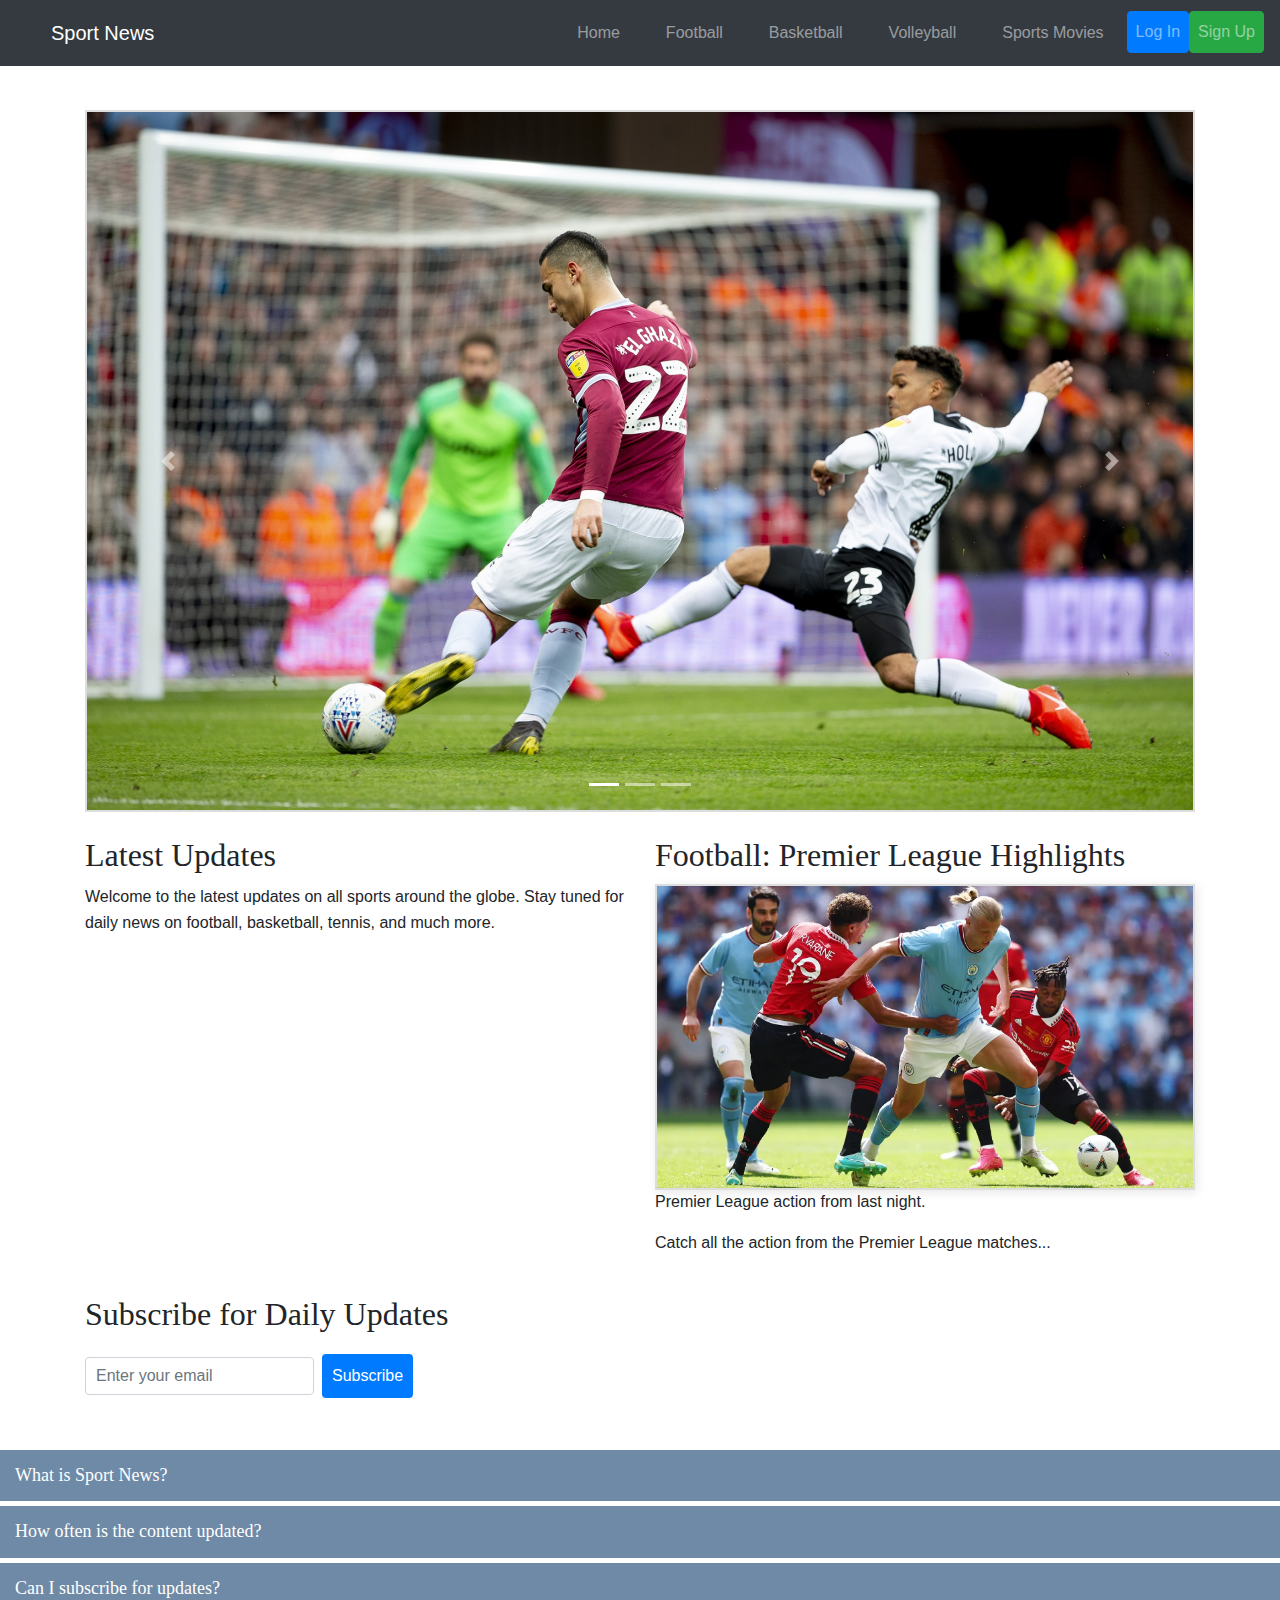
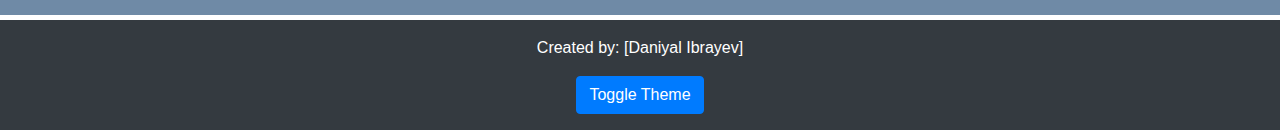
<file: firstProject/index.html>
<!DOCTYPE html>
<html lang="en">

<head>
    <meta charset="UTF-8">
    <meta name="viewport" content="width=device-width, initial-scale=1.0">
    <link rel="shortcut icon" href="4345014.ico" type="image/x-icon">
    <title>Sport News - Home</title>

    <!-- Bootstrap CSS -->
    <link href="https://stackpath.bootstrapcdn.com/bootstrap/4.5.2/css/bootstrap.min.css" rel="stylesheet">

    <!-- Custom Styles -->
    <link rel="stylesheet" href="styles.css">
    <link rel="stylesheet" href="popup.css">
    <link rel="stylesheet" href="FAQStyle.css">
    <link rel="stylesheet" href="DarkMode.css">
</head>

<body>
    <!-- Navigation Bar -->
    <nav class="navbar navbar-expand-lg navbar-dark bg-dark">
        <a class="navbar-brand" href="#">Sport News</a>
        <button class="navbar-toggler" type="button" data-toggle="collapse" data-target="#navbarNav"
            aria-controls="navbarNav" aria-expanded="false" aria-label="Toggle navigation">
            <span class="navbar-toggler-icon"></span>
        </button>
        <div class="collapse navbar-collapse" id="navbarNav">
            <ul class="navbar-nav ml-auto">
                <li class="nav-item">
                    <a class="nav-link" href="index.html">Home</a>
                </li>
                <li class="nav-item">
                    <a class="nav-link" href="football.html">Football</a>
                </li>
                <li class="nav-item">
                    <a class="nav-link" href="basketball.html">Basketball</a>
                </li>
                <li class="nav-item">
                    <a class="nav-link" href="volleyball.html">Volleyball</a>
                </li>
                <li class="nav-item">
                    <a class="nav-link" href="movies.html">Sports Movies</a>
                </li>
                <li class="nav-item">
                    <button class="btn btn-primary nav-link" onclick="openModal('logInModal')">Log In</button>
                </li>
                <li class="nav-item">
                    <button class="btn btn-success nav-link" onclick="openModal('signUpModal')">Sign Up</button>
                </li>
            </ul>
        </div>
    </nav>

    <!-- Main Content -->
    <main class="container mt-4">
        <!-- Carousel Section -->
        <div id="carouselExampleIndicators" class="carousel slide mb-4" data-ride="carousel">
            <ol class="carousel-indicators">
                <li data-target="#carouselExampleIndicators" data-slide-to="0" class="active"></li>
                <li data-target="#carouselExampleIndicators" data-slide-to="1"></li>
                <li data-target="#carouselExampleIndicators" data-slide-to="2"></li>
            </ol>
            <div class="carousel-inner">
                <div class="carousel-item active">
                    <img src="images/Football1.jpeg" class="d-block w-100" alt="Football">
                </div>
                <div class="carousel-item">
                    <img src="images/Basketball.webp" class="d-block w-100" alt="Basketball">
                </div>
                <div class="carousel-item">
                    <img src="images/Volleyball.jpeg" class="d-block w-100" alt="Volleyball">
                </div>
            </div>
            <a class="carousel-control-prev" href="#carouselExampleIndicators" role="button" data-slide="prev">
                <span class="carousel-control-prev-icon" aria-hidden="true"></span>
                <span class="sr-only">Previous</span>
            </a>
            <a class="carousel-control-next" href="#carouselExampleIndicators" role="button" data-slide="next">
                <span class="carousel-control-next-icon" aria-hidden="true"></span>
                <span class="sr-only">Next</span>
            </a>
        </div>

        <!-- Additional Sections -->
        <section class="row mb-4">
            <div class="col-lg-6 mb-4">
                <h2>Latest Updates</h2>
                <p>Welcome to the latest updates on all sports around the globe. Stay tuned for daily news on football,
                    basketball, tennis, and much more.</p>
            </div>
            <div class="col-lg-6">
                <h2>Football: Premier League Highlights</h2>
                <figure>
                    <img src="images/Premier_League.webp" class="img-fluid" alt="Football match">
                    <figcaption>Premier League action from last night.</figcaption>
                </figure>
                <p>Catch all the action from the Premier League matches...</p>
            </div>
        </section>

        <!-- Subscription Form -->
        <section class="mb-4">
            <h2>Subscribe for Daily Updates</h2>
            <form action="submit.html" method="get" class="form-inline">
                <label class="sr-only" for="subscribe">Email address</label>
                <input type="email" id="subscribe" name="email" class="form-control mb-2 mr-sm-2"
                    placeholder="Enter your email">
                <input type="submit" class="btn btn-primary mb-2" value="Subscribe">
            </form>
        </section>
    </main>
    <h2 class="accordion">What is Sport News?</h2>
    <div class="panel">
        <p>Sport News is a platform that provides the latest updates on various sports such as football, basketball, and volleyball.</p>
    </div>
    <h2 class="accordion">How often is the content updated?</h2>
    <div class="panel">
        <p>Our content is updated daily to provide you with the most recent sports news from around the world.</p>
    </div>

    <h2 class="accordion">Can I subscribe for updates?</h2>
    <div class="panel">
        <p>Yes, you can subscribe by entering your email in the subscription form on the homepage.</p>
    </div>

    <!-- Authentication Modals -->
    <div id="signUpModal" class="modal">
        <div class="modal-content">
            <span class="close" onclick="closeModal('signUpModal')">&times;</span>
            <h2>Sign Up</h2>
            <form id="signUpForm">
                <label for="signUpName">Name:</label>
                <input type="text" id="signUpName" required>
                <label for="signUpEmail">Email:</label>
                <input type="email" id="signUpEmail" required>
                <label for="signUpPassword">Password:</label>
                <input type="password" id="signUpPassword" required>
                <button type="submit">Sign Up</button>
            </form>
        </div>
    </div>

    <div id="logInModal" class="modal">
        <div class="modal-content">
            <span class="close" onclick="closeModal('logInModal')">&times;</span>
            <h2>Log In</h2>
            <form id="logInForm">
                <label for="logInEmail">Email:</label>
                <input type="email" id="logInEmail" required>
                <label for="logInPassword">Password:</label>
                <input type="password" id="logInPassword" required>
                <button type="submit">Log In</button>
            </form>
        </div>
    </div>

    <!-- Footer -->
    <footer class="bg-dark text-white text-center py-3">
        <p>Created by: [Daniyal Ibrayev]</p>
        <button id="themeToggle" class="btn btn-primary">Toggle Theme</button>
    </footer>

    <!-- Bootstrap JS and Custom JS -->
    <script src="https://code.jquery.com/jquery-3.5.1.slim.min.js"></script>
    <script src="https://cdn.jsdelivr.net/npm/@popperjs/core@2.9.2/dist/umd/popper.min.js"></script>
    <script src="https://stackpath.bootstrapcdn.com/bootstrap/4.5.2/js/bootstrap.bundle.min.js"></script>
    <script src="validation.js"></script>
    <script src="FAQ.js"></script>
    <script src="DMode.js"></script>
    <script>
        function openModal(modalId) {
            document.getElementById(modalId).style.display = 'block';
        }
        function closeModal(modalId) {
            document.getElementById(modalId).style.display = 'none';
        }
    </script>
</body>

</html>
</file>
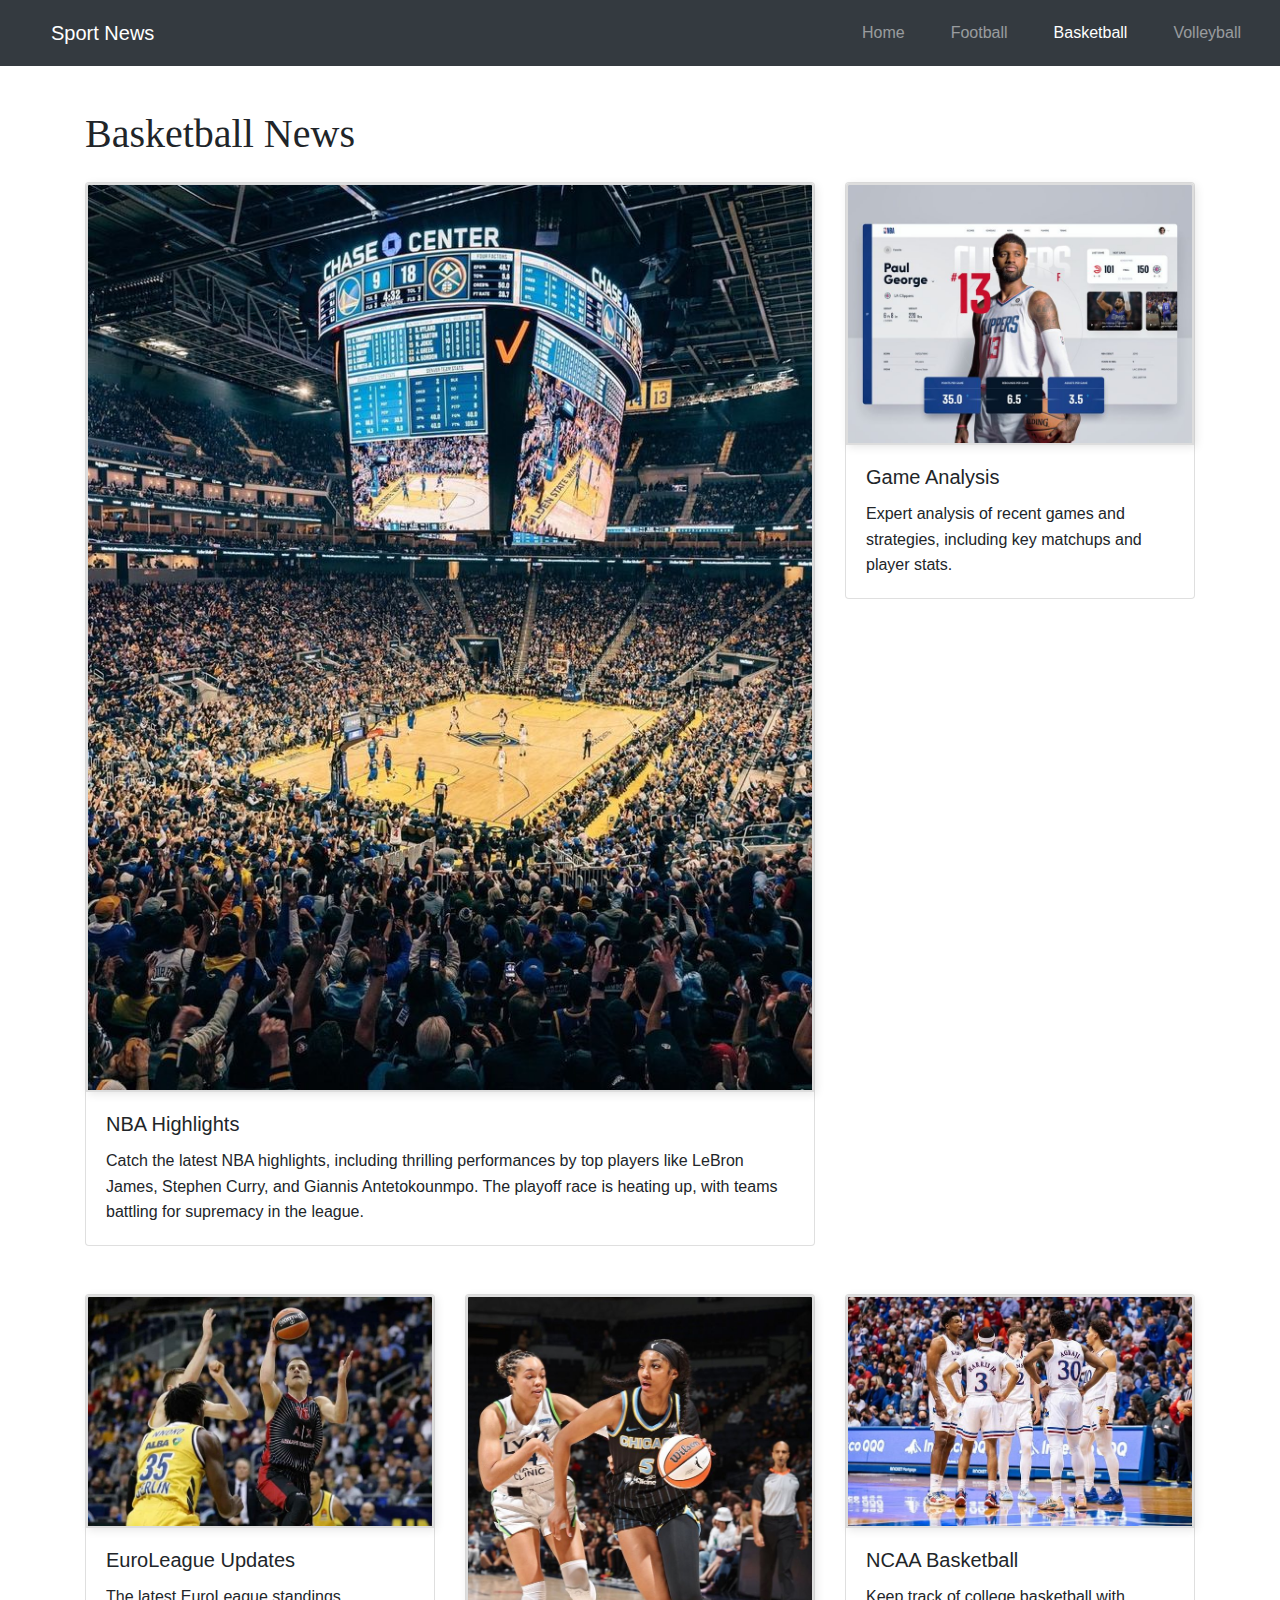
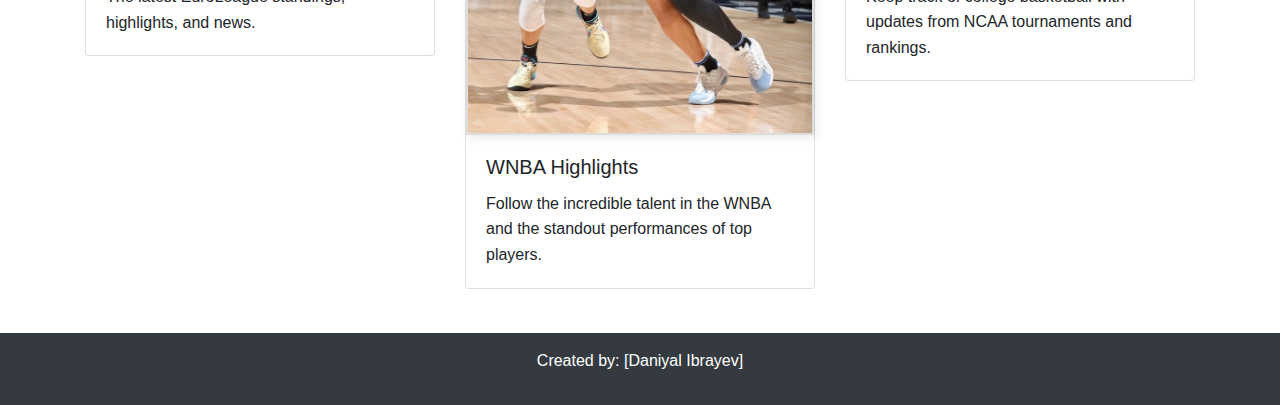
<file: firstProject/basketball.html>
<!DOCTYPE html>
<html lang="en">

<head>
    <meta charset="UTF-8">
    <meta name="viewport" content="width=device-width, initial-scale=1.0">
    <title>Sport News - Basketball</title>
    <link href="https://stackpath.bootstrapcdn.com/bootstrap/4.5.2/css/bootstrap.min.css" rel="stylesheet">
    <link rel="stylesheet" href="styles.css">
</head>

<body>
    <!-- Navigation Bar -->
    <nav class="navbar navbar-expand-lg navbar-dark bg-dark">
        <a class="navbar-brand" href="index.html">Sport News</a>
        <button class="navbar-toggler" type="button" data-toggle="collapse" data-target="#navbarNav"
            aria-controls="navbarNav" aria-expanded="false" aria-label="Toggle navigation">
            <span class="navbar-toggler-icon"></span>
        </button>
        <div class="collapse navbar-collapse" id="navbarNav">
            <ul class="navbar-nav ml-auto">
                <li class="nav-item">
                    <a class="nav-link" href="index.html">Home</a>
                </li>
                <li class="nav-item">
                    <a class="nav-link" href="football.html">Football</a>
                </li>
                <li class="nav-item">
                    <a class="nav-link active" href="basketball.html">Basketball</a>
                </li>
                <li class="nav-item">
                    <a class="nav-link" href="volleyball.html">Volleyball</a>
                </li>
            </ul>
        </div>
    </nav>

    <!-- Main Content -->
    <main class="container mt-4">
        <h1 class="mb-4">Basketball News</h1>

        <!-- Featured Article Section -->
        <section class="row mb-4">
            <div class="col-lg-8 mb-4">
                <div class="card">
                    <img src="images/NBA.jpg" class="card-img-top" alt="NBA Highlights">
                    <div class="card-body">
                        <h5 class="card-title">NBA Highlights</h5>
                        <p class="card-text">
                            Catch the latest NBA highlights, including thrilling performances by top players like LeBron James,
                            Stephen Curry, and Giannis Antetokounmpo. The playoff race is heating up, with teams battling
                            for supremacy in the league.
                        </p>
                    </div>
                </div>
            </div>
            <div class="col-lg-4">
                <div class="card">
                    <img src="images/basketball_game.jpg" class="card-img-top" alt="Game Analysis">
                    <div class="card-body">
                        <h5 class="card-title">Game Analysis</h5>
                        <p class="card-text">
                            Expert analysis of recent games and strategies, including key matchups and player stats.
                        </p>
                    </div>
                </div>
            </div>
        </section>

        <!-- Other Basketball News -->
        <section class="row">
            <div class="col-lg-4 mb-4">
                <div class="card">
                    <img src="images/euroleague.jpg" class="card-img-top" alt="EuroLeague">
                    <div class="card-body">
                        <h5 class="card-title">EuroLeague Updates</h5>
                        <p class="card-text">The latest EuroLeague standings, highlights, and news.</p>
                    </div>
                </div>
            </div>
            <div class="col-lg-4 mb-4">
                <div class="card">
                    <img src="images/wnba.jpg" class="card-img-top" alt="WNBA">
                    <div class="card-body">
                        <h5 class="card-title">WNBA Highlights</h5>
                        <p class="card-text">
                            Follow the incredible talent in the WNBA and the standout performances of top players.
                        </p>
                    </div>
                </div>
            </div>
            <div class="col-lg-4 mb-4">
                <div class="card">
                    <img src="images/ncaa.jpg" class="card-img-top" alt="NCAA">
                    <div class="card-body">
                        <h5 class="card-title">NCAA Basketball</h5>
                        <p class="card-text">
                            Keep track of college basketball with updates from NCAA tournaments and rankings.
                        </p>
                    </div>
                </div>
            </div>
        </section>
    </main>

    <!-- Footer -->
    <footer class="bg-dark text-white text-center py-3">
        <p>Created by: [Daniyal Ibrayev]</p>
    </footer>
</body>

</html>
</file>
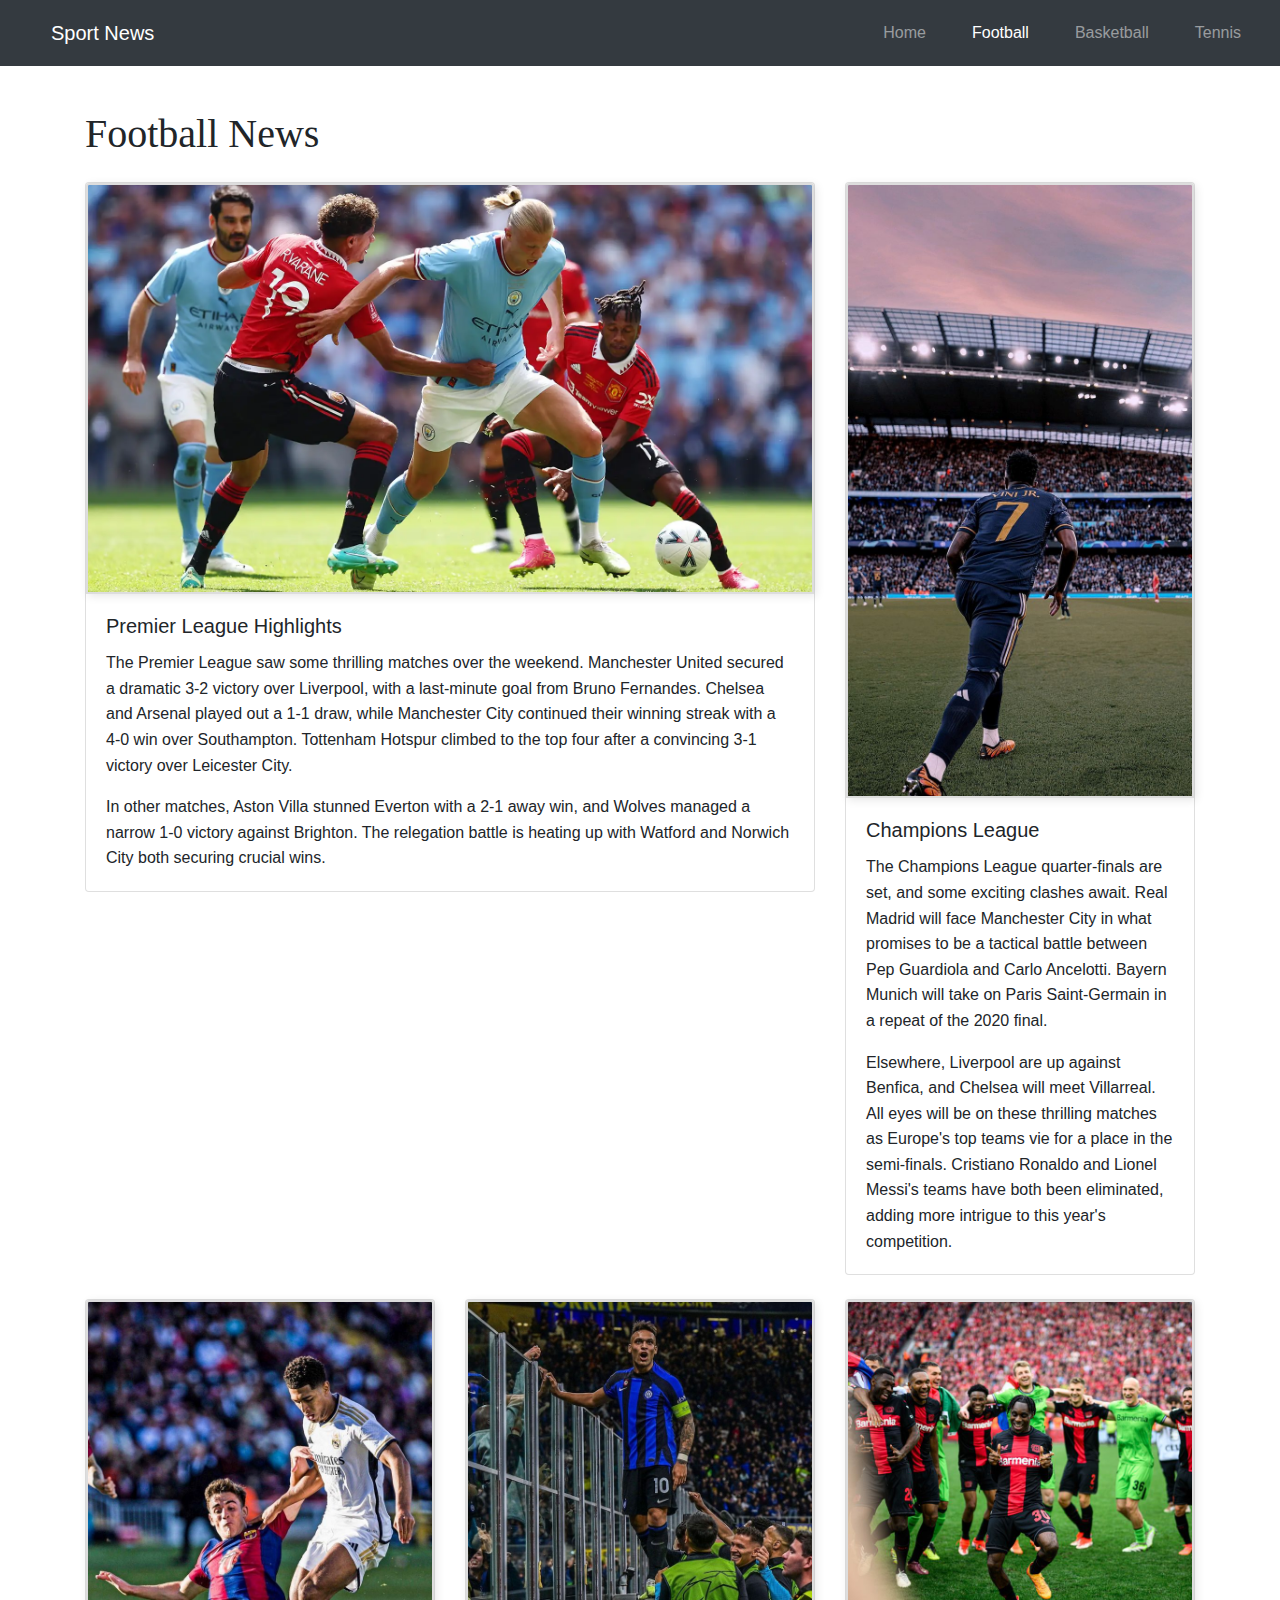
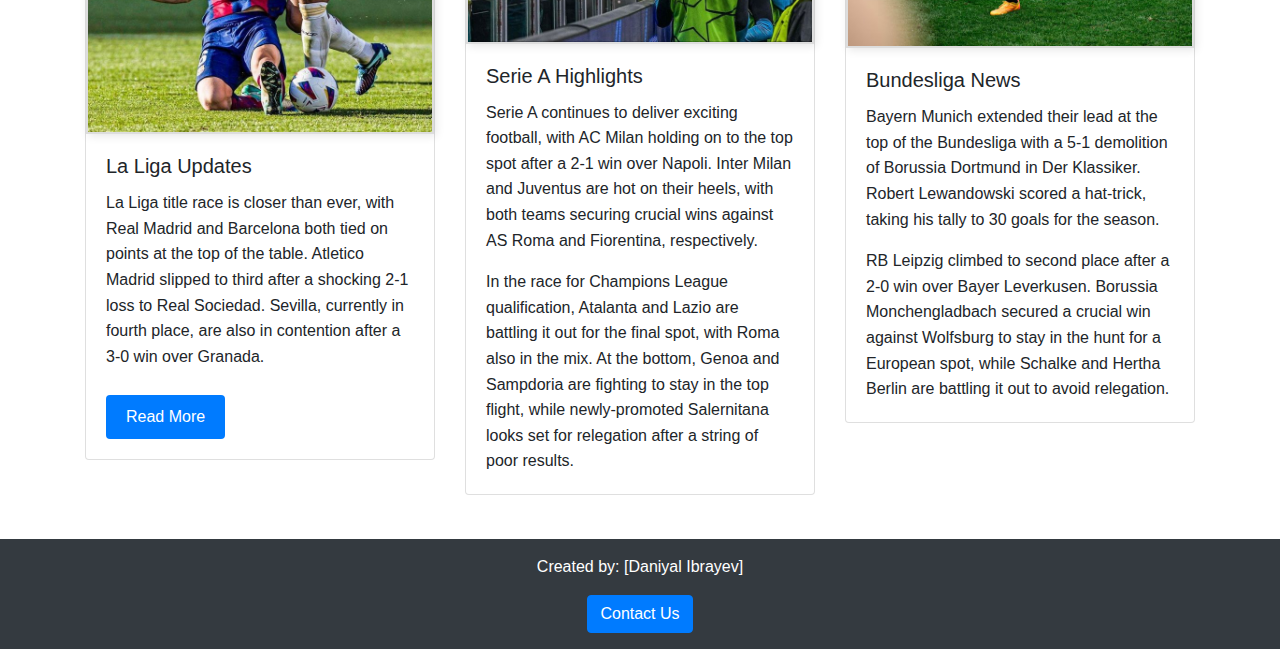
<file: firstProject/football.html>
<!DOCTYPE html>
<html lang="en">
<head>
    <meta charset="UTF-8">
    <meta name="viewport" content="width=device-width, initial-scale=1.0">
    <title>Sport News - Football</title>
    
    <link href="https://stackpath.bootstrapcdn.com/bootstrap/4.5.2/css/bootstrap.min.css" rel="stylesheet">
    
    <link rel="stylesheet" href="styles.css">
    <link rel="stylesheet" href="popup.css">
    <link rel="stylesheet" href="RMore.css">
</head>
<body>
    <!-- Navigation Bar -->
    <nav class="navbar navbar-expand-lg navbar-dark bg-dark">
        <a class="navbar-brand" href="index.html">Sport News</a>
        <button class="navbar-toggler" type="button" data-toggle="collapse" data-target="#navbarNav" aria-controls="navbarNav" aria-expanded="false" aria-label="Toggle navigation">
            <span class="navbar-toggler-icon"></span>
        </button>
        <div class="collapse navbar-collapse" id="navbarNav">
            <ul class="navbar-nav ml-auto">
                <li class="nav-item">
                    <a class="nav-link" href="index.html">Home</a>
                </li>
                <li class="nav-item">
                    <a class="nav-link active" href="football.html">Football</a>
                </li>
                <li class="nav-item">
                    <a class="nav-link" href="basketball.html">Basketball</a>
                </li>
                <li class="nav-item">
                    <a class="nav-link" href="volleyball.html">Tennis</a>
                </li>
            </ul>
        </div>
    </nav>

    <!-- Main Content -->
    <main class="container mt-4">
        <h1 class="mb-4">Football News</h1>

        <h2 id="footballHeadline"></h2>
        <p id="footballSummary"></p>

        <!-- Featured Article Section -->
        <section class="row mb-4">
            <div class="col-lg-8 mb-4">
                <div class="card">
                    <img src="images/Premier_League.webp" class="card-img-top" alt="Premier League">
                    <div class="card-body">
                        <h5 class="card-title">Premier League Highlights</h5>
                        <p class="card-text">
                            The Premier League saw some thrilling matches over the weekend. Manchester United secured a
                            dramatic 3-2 victory over Liverpool, with a last-minute goal from Bruno Fernandes. Chelsea
                            and Arsenal played out a 1-1 draw, while Manchester City continued their winning streak with
                            a 4-0 win over Southampton. Tottenham Hotspur climbed to the top four after a convincing 3-1
                            victory over Leicester City.
                        </p>
                        <p class="card-text">
                            In other matches, Aston Villa stunned Everton with a 2-1 away win, and Wolves managed a
                            narrow 1-0 victory against Brighton. The relegation battle is heating up with Watford and
                            Norwich City both securing crucial wins.
                        </p>
                    </div>
                </div>
            </div>
            <div class="col-lg-4">
                <div class="card">
                    <img src="images/CHleague.jpg" class="card-img-top" alt="Champions League">
                    <div class="card-body">
                        <h5 class="card-title">Champions League</h5>
                        <p class="card-text">
                            The Champions League quarter-finals are set, and some exciting clashes await. Real Madrid
                            will face Manchester City in what promises to be a tactical battle between Pep Guardiola and
                            Carlo Ancelotti. Bayern Munich will take on Paris Saint-Germain in a repeat of the 2020
                            final.
                        </p>
                        <p class="card-text">
                            Elsewhere, Liverpool are up against Benfica, and Chelsea will meet Villarreal. All eyes will
                            be on these thrilling matches as Europe's top teams vie for a place in the semi-finals.
                            Cristiano Ronaldo and Lionel Messi's teams have both been eliminated, adding more intrigue
                            to this year's competition.
                        </p>
                    </div>
                </div>
            </div>
        </section>

        <!-- Other Football News -->
        <section class="row">
            <div class="col-lg-4 mb-4">
                <div class="card">
                    <img src="images/la_liga.jpg" class="card-img-top" alt="La Liga">
                    <div class="card-body">
                        <h5 class="card-title">La Liga Updates</h5>
                        <p id="shortText">La Liga title race is closer than ever, with Real Madrid and Barcelona both tied on points
                            at the top of the table. Atletico Madrid slipped to third after a shocking 2-1 loss to Real
                            Sociedad. Sevilla, currently in fourth place, are also in contention after a 3-0 win over
                            Granada.</p>
                            <p id="moreText" style="display:none;">In the bottom half, Getafe and Cadiz are struggling to avoid relegation. Valencia and Real
                                Betis are fighting for a spot in the Europa League, with both teams showing impressive form
                                recently.</p>
                                <button id="readMoreBtn" class="btn btn-primary" onclick="toggleReadMore()">Read More</button>
                        
                        
                    </div>
                </div>
            </div>
            <div class="col-lg-4 mb-4">
                <div class="card">
                    <img src="images/serie_a.jpg" class="card-img-top" alt="Serie A">
                    <div class="card-body">
                        <h5 class="card-title">Serie A Highlights</h5>
                        <p class="card-text">
                            Serie A continues to deliver exciting football, with AC Milan holding on to the top spot
                            after a 2-1 win over Napoli. Inter Milan and Juventus are hot on their heels, with both
                            teams securing crucial wins against AS Roma and Fiorentina, respectively.
                        </p>
                        <p class="card-text">
                            In the race for Champions League qualification, Atalanta and Lazio are battling it out for
                            the final spot, with Roma also in the mix. At the bottom, Genoa and Sampdoria are fighting
                            to stay in the top flight, while newly-promoted Salernitana looks set for relegation after
                            a string of poor results.
                        </p>
                    </div>
                </div>
            </div>
            <div class="col-lg-4 mb-4">
                <div class="card">
                    <img src="images/bundesliga.jpg" class="card-img-top" alt="Bundesliga">
                    <div class="card-body">
                        <h5 class="card-title">Bundesliga News</h5>
                        <p class="card-text">
                            Bayern Munich extended their lead at the top of the Bundesliga with a 5-1 demolition of
                            Borussia Dortmund in Der Klassiker. Robert Lewandowski scored a hat-trick, taking his tally
                            to 30 goals for the season.
                        </p>
                        <p class="card-text">
                            RB Leipzig climbed to second place after a 2-0 win over Bayer Leverkusen. Borussia Monchengladbach
                            secured a crucial win against Wolfsburg to stay in the hunt for a European spot, while Schalke
                            and Hertha Berlin are battling it out to avoid relegation.
                        </p>
                    </div>
                </div>
            </div>
        </section>
    </main>

    <!-- Footer -->
    <footer class="bg-dark text-white text-center py-3">
        <p>Created by: [Daniyal Ibrayev]</p>

        

        <button onclick="showPopup()" class="btn btn-primary">Contact Us</button>


        <div id="popupForm" class="popup" style="display:none;">
            <div class="popup-content">
                <span onclick="closePopup()" class="close-btn">&times;</span>
                <h2>Contact Us</h2>
                <form>
                    <label for="name">Name:</label>
                    <input type="text" id="name" name="name" required><br><br>
                    <label for="email">Email:</label>
                    <input type="email" id="email" name="email" required><br><br>
                    <input type="submit" value="Submit">
                </form>
            </div>
        </div>
        

    </footer>

    



    <!-- Bootstrap JS and Dependencies -->
    <script src="https://code.jquery.com/jquery-3.5.1.slim.min.js"></script>
    <script src="https://cdn.jsdelivr.net/npm/@popperjs/core@2.9.2/dist/umd/popper.min.js"></script>
    <script src="https://stackpath.bootstrapcdn.com/bootstrap/4.5.2/js/bootstrap.bundle.min.js"></script>
    
    <script src="ReadMore.js"></script>
    
    
    <script src="popUp.js"></script>
    
</body>
</html>
</file>
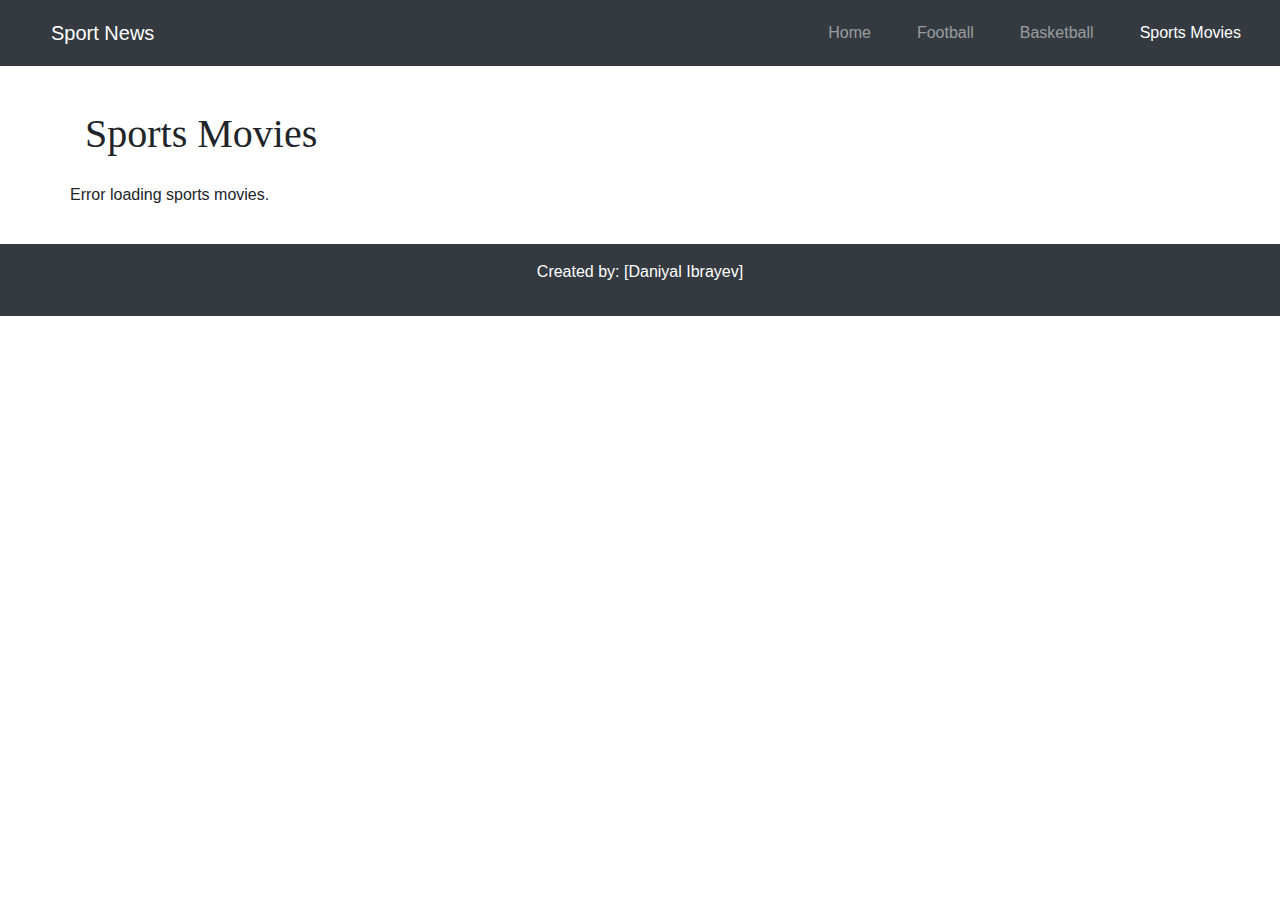
<file: firstProject/movies.html>
<!DOCTYPE html>
<html lang="en">

<head>
    <meta charset="UTF-8">
    <meta name="viewport" content="width=device-width, initial-scale=1.0">
    <title>Sports Movies</title>
    <link href="https://stackpath.bootstrapcdn.com/bootstrap/4.5.2/css/bootstrap.min.css" rel="stylesheet">
    <link rel="stylesheet" href="styles.css">
</head>

<body>
    <!-- Navigation Bar -->
    <nav class="navbar navbar-expand-lg navbar-dark bg-dark">
        <a class="navbar-brand" href="index.html">Sport News</a>
        <button class="navbar-toggler" type="button" data-toggle="collapse" data-target="#navbarNav"
            aria-controls="navbarNav" aria-expanded="false" aria-label="Toggle navigation">
            <span class="navbar-toggler-icon"></span>
        </button>
        <div class="collapse navbar-collapse" id="navbarNav">
            <ul class="navbar-nav ml-auto">
                <li class="nav-item">
                    <a class="nav-link" href="index.html">Home</a>
                </li>
                <li class="nav-item">
                    <a class="nav-link" href="football.html">Football</a>
                </li>
                <li class="nav-item">
                    <a class="nav-link" href="basketball.html">Basketball</a>
                </li>
                <li class="nav-item">
                    <a class="nav-link active" href="movies.html">Sports Movies</a>
                </li>
            </ul>
        </div>
    </nav>

    <!-- Sports Movies Section -->
    <main class="container mt-4">
        <h1 class="mb-4">Sports Movies</h1>
        <div id="movie-list" class="row"></div>
    </main>

    <!-- Footer -->
    <footer class="bg-dark text-white text-center py-3">
        <p>Created by: [Daniyal Ibrayev]</p>
    </footer>

    <!-- API Integration Script -->
    <script src="movies.js"></script>
</body>

</html>
</file>
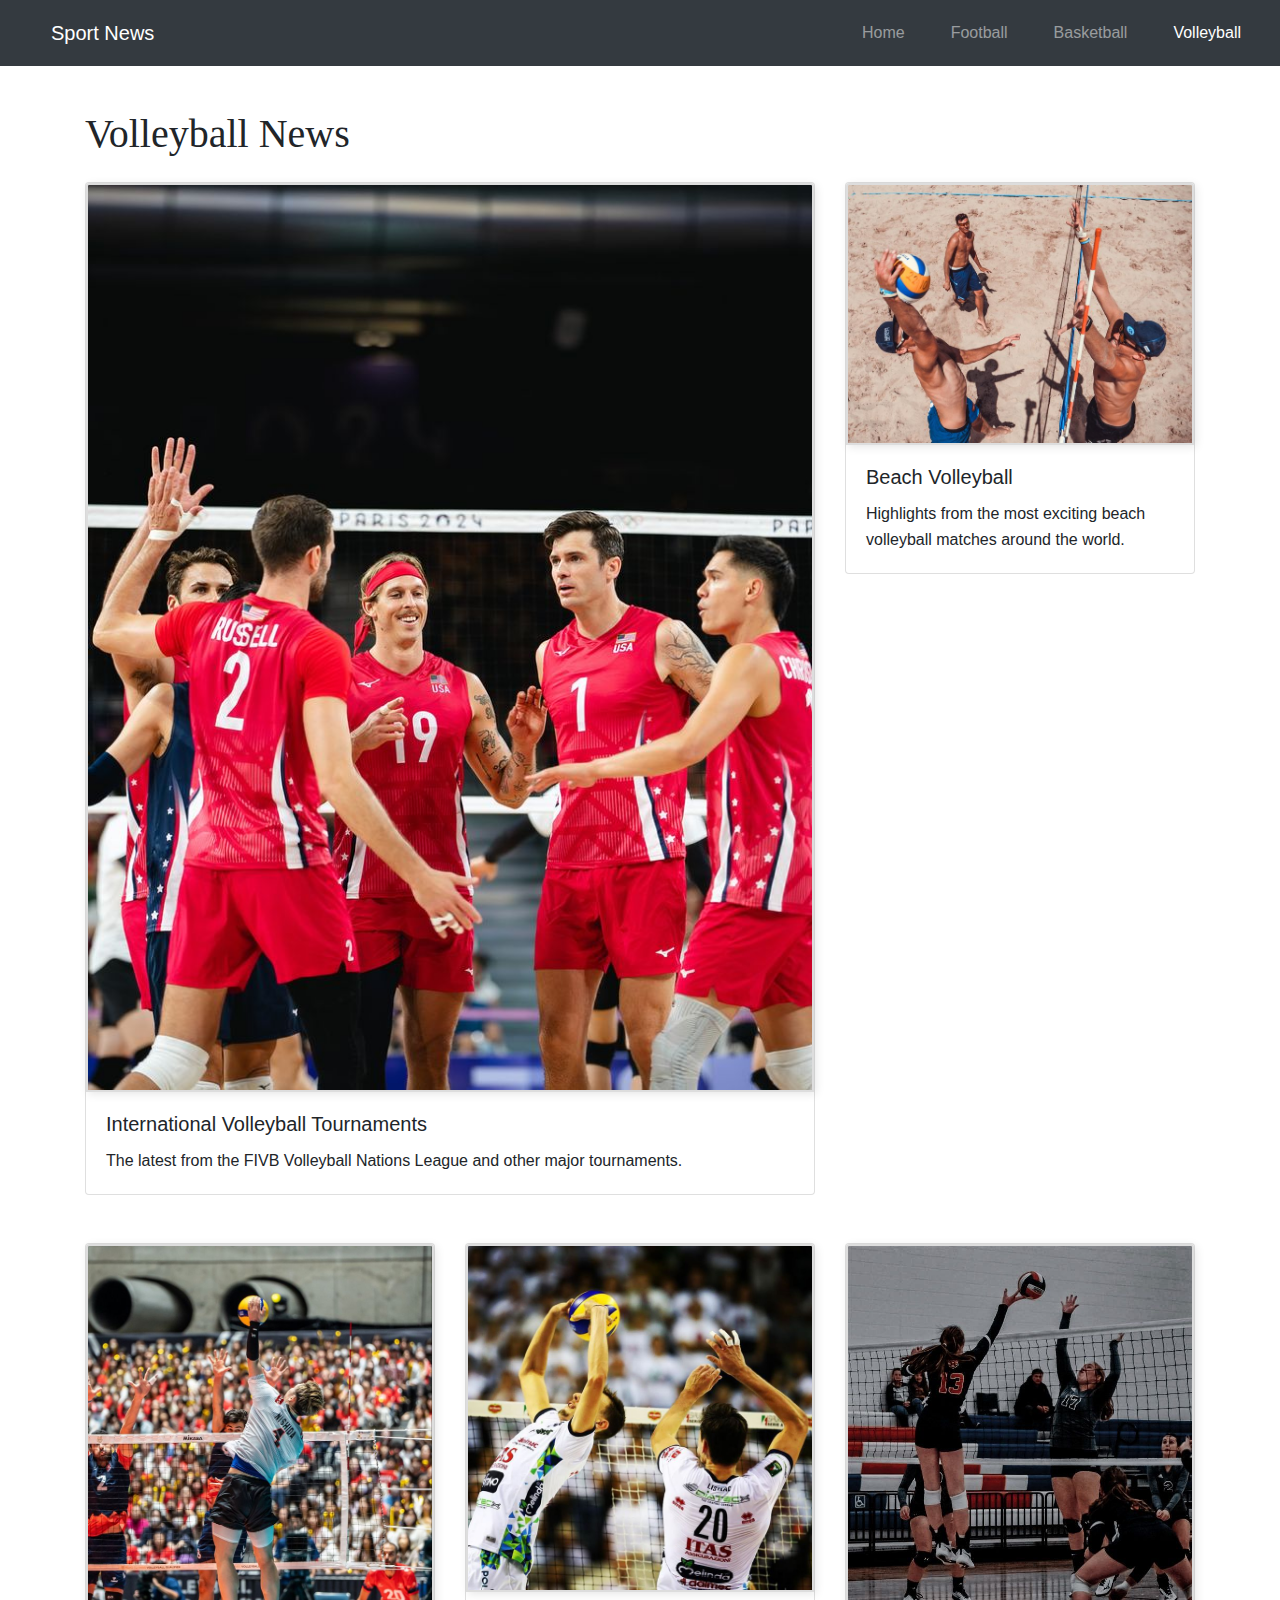
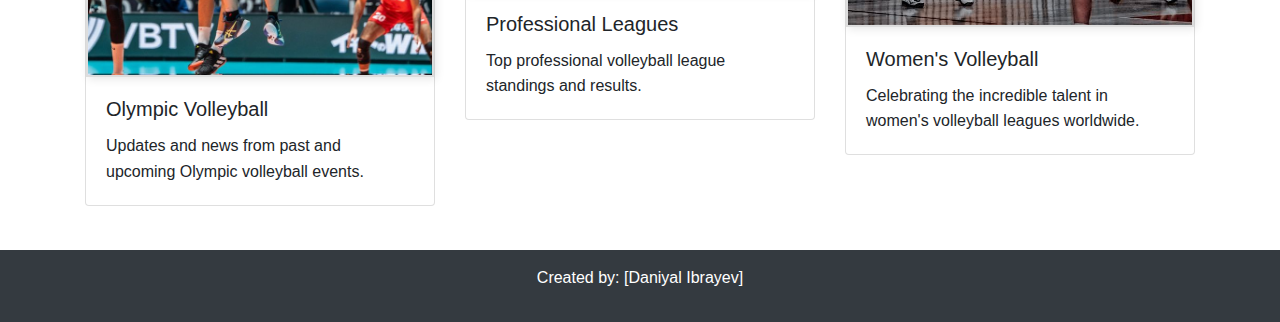
<file: firstProject/volleyball.html>
<!DOCTYPE html>
<html lang="en">

<head>
    <meta charset="UTF-8">
    <meta name="viewport" content="width=device-width, initial-scale=1.0">
    <title>Sport News - Volleyball</title>
    <link href="https://stackpath.bootstrapcdn.com/bootstrap/4.5.2/css/bootstrap.min.css" rel="stylesheet">
    <link rel="stylesheet" href="styles.css">
</head>

<body>
    <!-- Navigation Bar -->
    <nav class="navbar navbar-expand-lg navbar-dark bg-dark">
        <a class="navbar-brand" href="index.html">Sport News</a>
        <button class="navbar-toggler" type="button" data-toggle="collapse" data-target="#navbarNav"
            aria-controls="navbarNav" aria-expanded="false" aria-label="Toggle navigation">
            <span class="navbar-toggler-icon"></span>
        </button>
        <div class="collapse navbar-collapse" id="navbarNav">
            <ul class="navbar-nav ml-auto">
                <li class="nav-item">
                    <a class="nav-link" href="index.html">Home</a>
                </li>
                <li class="nav-item">
                    <a class="nav-link" href="football.html">Football</a>
                </li>
                <li class="nav-item">
                    <a class="nav-link" href="basketball.html">Basketball</a>
                </li>
                <li class="nav-item">
                    <a class="nav-link active" href="volleyball.html">Volleyball</a>
                </li>
            </ul>
        </div>
    </nav>

    <!-- Main Content -->
    <main class="container mt-4">
        <h1 class="mb-4">Volleyball News</h1>

        <!-- Featured Article Section -->
        <section class="row mb-4">
            <div class="col-lg-8 mb-4">
                <div class="card">
                    <img src="images/volleyball_action.jpg" class="card-img-top" alt="Volleyball Action">
                    <div class="card-body">
                        <h5 class="card-title">International Volleyball Tournaments</h5>
                        <p class="card-text">
                            The latest from the FIVB Volleyball Nations League and other major tournaments.
                        </p>
                    </div>
                </div>
            </div>
            <div class="col-lg-4">
                <div class="card">
                    <img src="images/beach_volleyball.jpg" class="card-img-top" alt="Beach Volleyball">
                    <div class="card-body">
                        <h5 class="card-title">Beach Volleyball</h5>
                        <p class="card-text">Highlights from the most exciting beach volleyball matches around the world.</p>
                    </div>
                </div>
            </div>
        </section>

        <!-- Other Volleyball News -->
        <section class="row">
            <div class="col-lg-4 mb-4">
                <div class="card">
                    <img src="images/olympic_volleyball.jpg" class="card-img-top" alt="Olympic Volleyball">
                    <div class="card-body">
                        <h5 class="card-title">Olympic Volleyball</h5>
                        <p class="card-text">Updates and news from past and upcoming Olympic volleyball events.</p>
                    </div>
                </div>
            </div>
            <div class="col-lg-4 mb-4">
                <div class="card">
                    <img src="images/pro_league.jpg" class="card-img-top" alt="Pro League">
                    <div class="card-body">
                        <h5 class="card-title">Professional Leagues</h5>
                        <p class="card-text">Top professional volleyball league standings and results.</p>
                    </div>
                </div>
            </div>
            <div class="col-lg-4 mb-4">
                <div class="card">
                    <img src="images/womens_volleyball.jpg" class="card-img-top" alt="Women's Volleyball">
                    <div class="card-body">
                        <h5 class="card-title">Women's Volleyball</h5>
                        <p class="card-text">Celebrating the incredible talent in women's volleyball leagues worldwide.</p>
                    </div>
                </div>
            </div>
        </section>
    </main>

    <!-- Footer -->
    <footer class="bg-dark text-white text-center py-3">
        <p>Created by: [Daniyal Ibrayev]</p>
    </footer>
</body>

</html>
</file>
<file: firstProject/styles.css>
body {
    font-family: 'Roboto', sans-serif;
}
h1, h2 {
    font-family: 'Georgia', serif;
}


body {
    font-family: 'Arial', sans-serif;
    margin: 0;
    padding: 0;
}


header {
    background-color: #333;
    color: white;
    padding: 10px 0;
}

header h1 {
    text-align: center;
    font-size: 2.5em;
}

.navbar a {
    color: white;
    text-decoration: none;
    margin: 0 15px;
    padding: 10px 20px;
}

.navbar a:hover {
    background-color: #555;
    color: white;
}


main {
    padding: 20px;
}

main h2 {
    font-size: 2em;
    margin-bottom: 10px;
    
}

main p {
    line-height: 1.6;
}


form {
    margin-top: 20px;
}

form input[type="email"] {
    padding: 10px;
    margin-right: 10px;
    width: 250px;
}

form input[type="submit"] {
    padding: 10px;
    background-color: #007BFF;
    color: white;
    border: none;
    cursor: pointer;
}

form input[type="submit"]:hover {
    background-color: #0056b3;
}

header {
    background-color: #282828;
    color: white;
}
footer {
    background-color: #444;
    color: white;
    text-align: center;
    padding: 10px 0;
}

img {
    width: 100%;
    height: auto;
    border: 2px solid #ddd;
    box-shadow: 2px 2px 10px rgba(0, 0, 0, 0.1);
}

nav a {
    color: white;
    text-decoration: none;
    padding: 10px 20px;
}

nav a:hover {
    background-color: #666;
    color: white;
}

#animatedImage {
    transition: transform 0.5s ease; /* Время анимации и тип перехода */
}

/* Класс для запуска анимации */
.animated {
    transform: scale(1.1) rotate(-10deg); /* Масштабирование и поворот */
}

/* General Modal Styles */
.modal {
    display: none; /* Hidden by default */
    position: fixed;
    top: 0;
    left: 0;
    width: 100%;
    height: 100%;
    background-color: rgba(0, 0, 0, 0.7); /* Semi-transparent background */
    justify-content: center;
    align-items: center;
    z-index: 1000; /* Ensures it's above other elements */
}

/* Modal Content */
.modal-content {
    background: #fff; /* White background for the content */
    padding: 20px;
    border-radius: 8px;
    width: 90%; /* Default width */
    max-width: 400px; /* Limit width on larger screens */
    box-shadow: 0 4px 8px rgba(0, 0, 0, 0.2); /* Soft shadow */
    position: relative; /* For positioning the close button */
}

/* Close Button */
.modal-content .close {
    position: absolute;
    top: 10px;
    right: 10px;
    font-size: 18px;
    font-weight: bold;
    cursor: pointer;
    color: #333;
    transition: color 0.3s;
}

.modal-content .close:hover {
    color: #007BFF; /* Matches the theme's primary color */
}

/* Form Inputs */
.modal-content input[type="text"],
.modal-content input[type="email"],
.modal-content input[type="password"] {
    width: 100%; /* Full width */
    padding: 10px;
    margin: 10px 0;
    border: 1px solid #ccc; /* Subtle border */
    border-radius: 4px; /* Rounded edges */
    box-sizing: border-box; /* Includes padding in width */
}

.modal-content button {
    width: 100%; /* Full width */
    padding: 10px;
    margin-top: 10px;
    background-color: #007BFF; /* Theme color */
    color: white; /* White text */
    border: none; /* No border */
    border-radius: 4px; /* Rounded corners */
    font-size: 16px;
    cursor: pointer;
    transition: background-color 0.3s;
}

.modal-content button:hover {
    background-color: #0056b3; /* Darker shade on hover */
}

/* Small Screens */
@media (max-width: 600px) {
    .modal-content {
        padding: 15px; /* Smaller padding for small screens */
    }
}



/* Movie Cards */
#movie-list .card {
    box-shadow: 0 4px 6px rgba(0, 0, 0, 0.1);
    transition: transform 0.3s ease, box-shadow 0.3s ease;
}

#movie-list .card:hover {
    transform: scale(1.05);
    box-shadow: 0 6px 10px rgba(0, 0, 0, 0.2);
}

#movie-list .card img {
    height: 300px;
    object-fit: cover;
}
</file>
<file: firstProject/popup.css>
/* Popup form styles */
.popup {
    position: fixed;
    top: 0;
    left: 0;
    width: 100%;
    height: 100%;
    background-color: rgba(0,0,0,0.7); 
    display: none;
    justify-content: center;
    align-items: center;
}

.popup-content {
    background-color: rgb(59, 53, 53);
    padding: 20px;
    border-radius: 5px;
    width: 300px;
    position: center;
}

.close-btn {
    position: absolute;
    top: 10px;
    right: 10px;
    cursor: pointer;
    font-size: 20px;
}
</file>
<file: firstProject/FAQStyle.css>
/* Styling for (FAQ) */
.accordion {
    background-color: #6f8aa6;
    color: white;
    cursor: pointer;
    padding: 15px;
    text-align: left;
    border: none;
    outline: none;
    transition: background-color 0.3s ease;
    margin-bottom: 5px;
    font-size: 18px;
}

.accordion:hover {
    background-color: #0056b3;
}

.panel {
    padding: 0 15px;
    display: none;
    background-color: #f1f1f1;
    border: 1px solid #ddd;
    margin-bottom: 5px;
}
</file>
<file: firstProject/DarkMode.css>
/* Dark mode styles */
.dark-mode {
    background-color: #121212; /* Темный фон */
    color: white; /* Белый текст */
}

/* Можно добавить стили для других элементов */
.dark-mode .navbar {
    background-color: #333; /* Темная навигационная панель */
}

.dark-mode .card {
    background-color: #1e1e1e; /* Темные карточки */
    color: white;
}
</file>
<file: firstProject/RMore.css>
#readMoreBtn {
    margin-top: 10px;
    background-color: #007BFF;
    color: white;
    border: none;
    padding: 10px 20px;
    cursor: pointer;
    transition: background-color 0.3s ease;
}

#readMoreBtn:hover {
    background-color: #0056b3;
}
</file>
